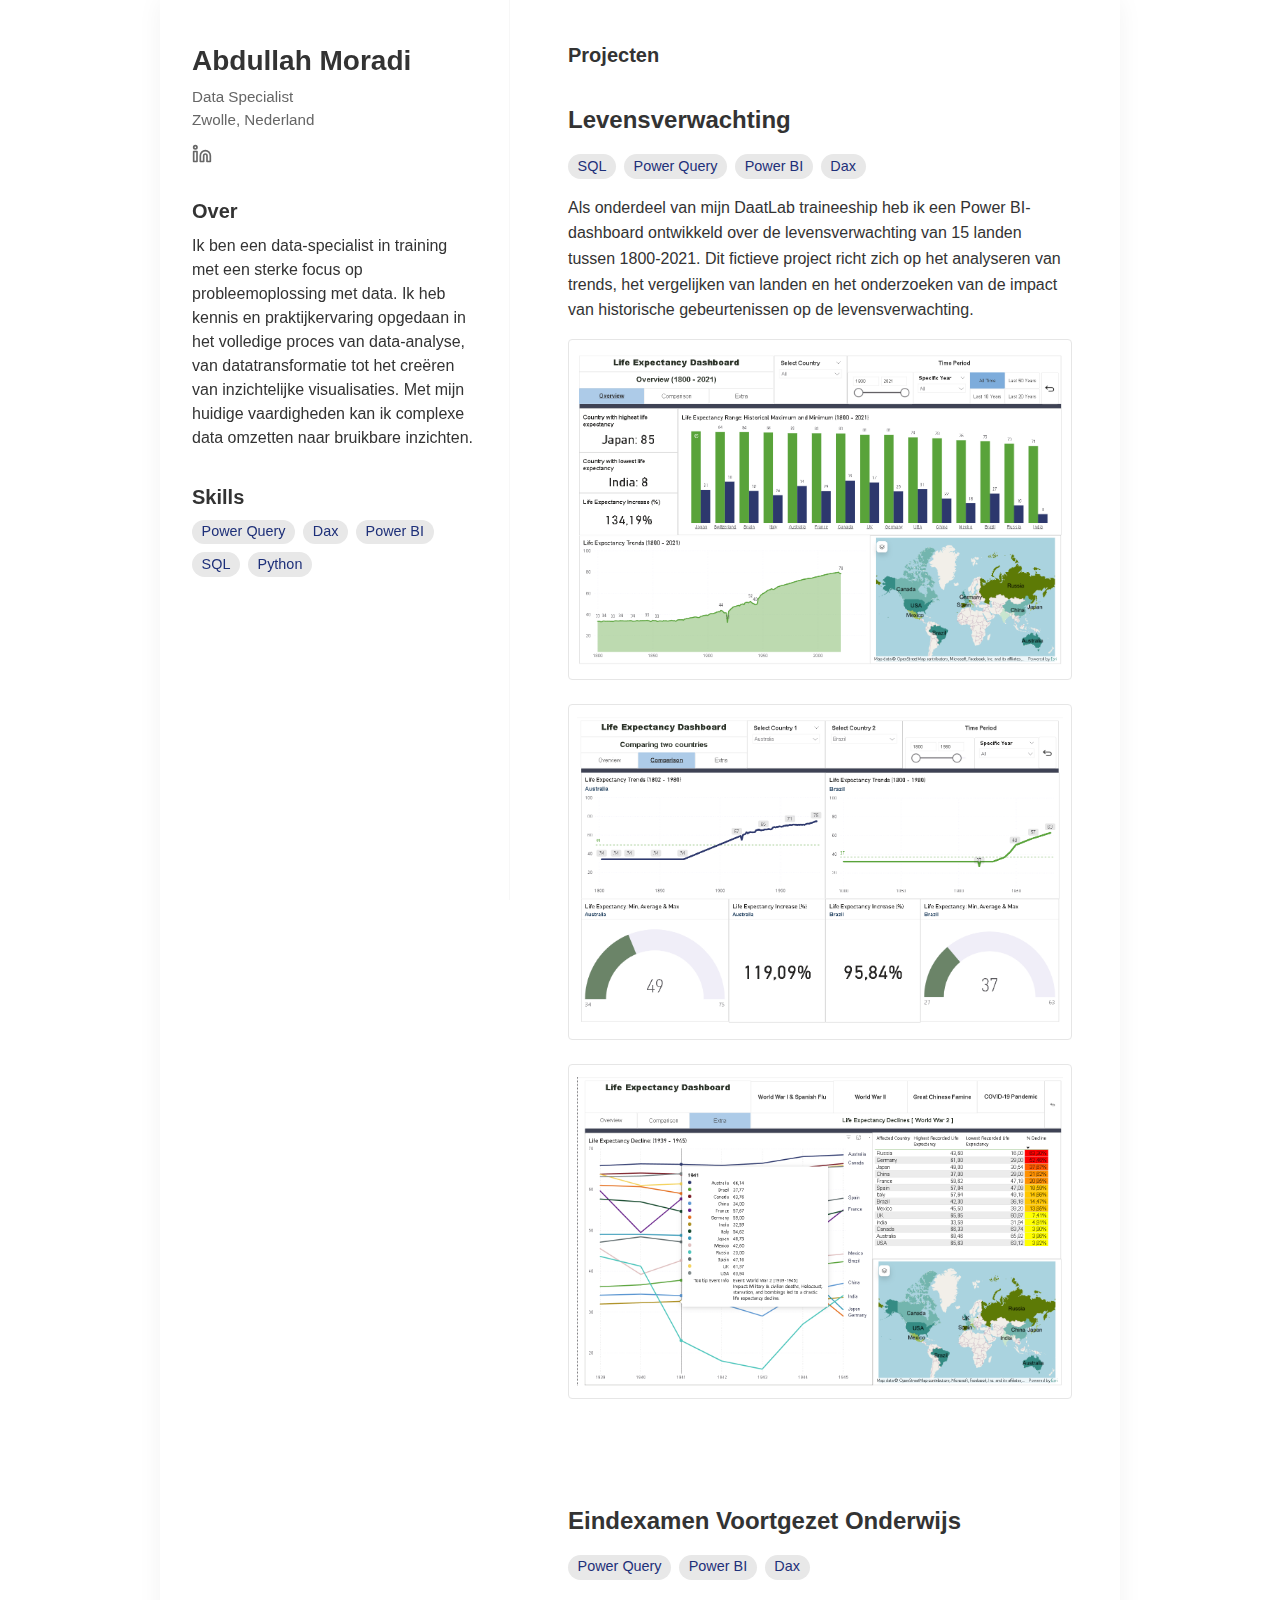
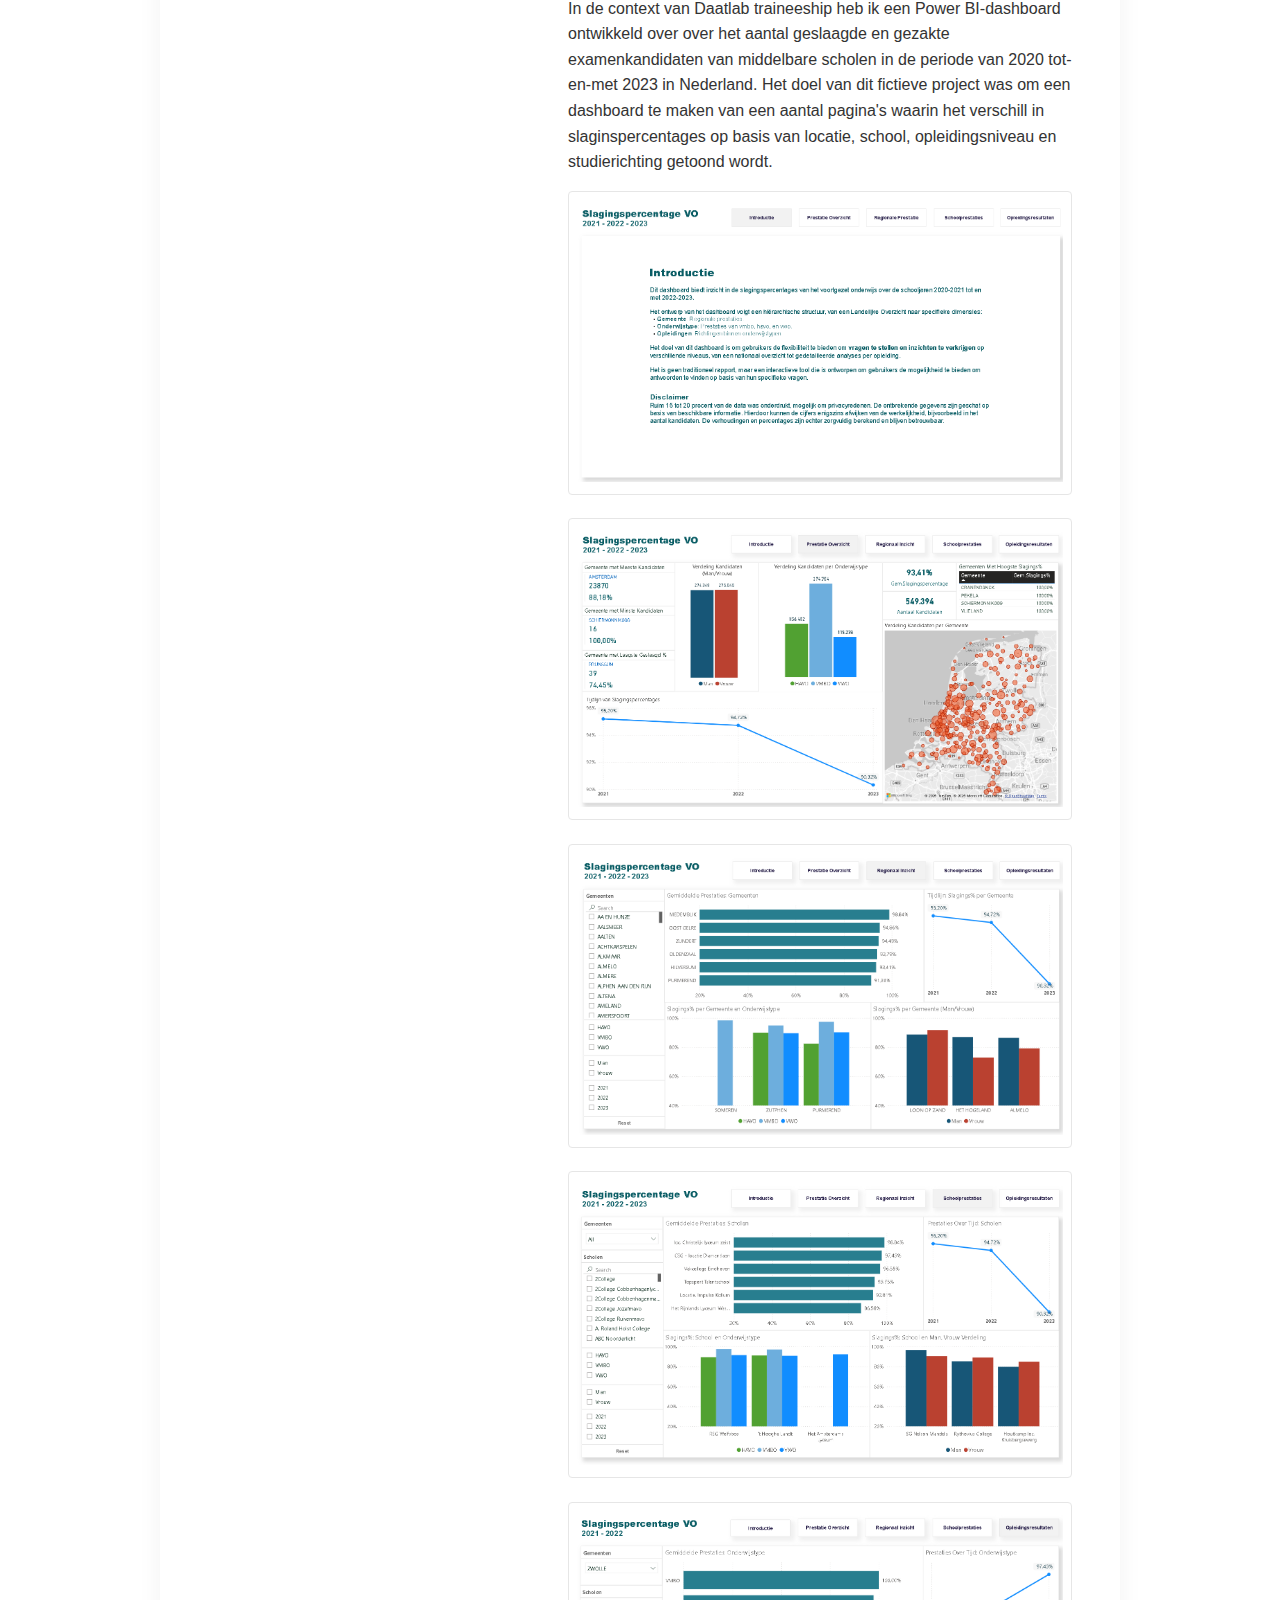
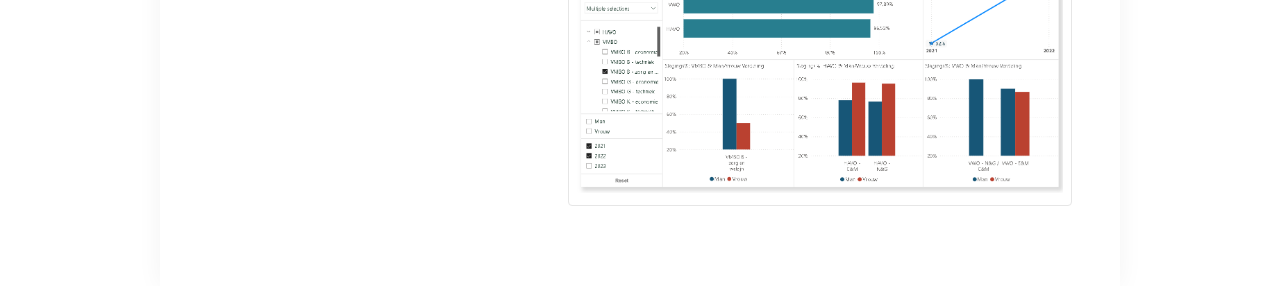
<file: index.html>
<!DOCTYPE html>
<html lang="en">
<head>
    <meta charset="UTF-8">
    <meta name="viewport" content="width=device-width, initial-scale=1.0">
    <title>Alexander Marks - Portfolio</title>
    <link href="https://fonts.googleapis.com/css2?family=Manrope:wght@400;500;600&display=swap" rel="stylesheet">
    <link rel="stylesheet" href="css/style.css">
    <link rel="stylesheet" href="https://cdnjs.cloudflare.com/ajax/libs/font-awesome/6.0.0/css/all.min.css">
</head>
<body>
    <div class="container">
        <div class="layout">
            <!-- Left Sidebar -->
            <aside class="sidebar">
                <header class="profile">
                    <h1>Abdullah Moradi</h1>
                    <p class="title">Data Specialist</p>
                    <p class="location">Zwolle, Nederland</p>
                    <div class="social-links">
                        <a href="https://www.linkedin.com/in/abdullahmoradi" class="social-link">
                            <svg xmlns="http://www.w3.org/2000/svg" width="20" height="20" viewBox="0 0 24 24" fill="none" stroke="currentColor" stroke-width="2" stroke-linecap="round" stroke-linejoin="round">
                                <path d="M16 8a6 6 0 0 1 6 6v7h-4v-7a2 2 0 0 0-2-2 2 2 0 0 0-2 2v7h-4v-7a6 6 0 0 1 6-6z"/>
                                <rect x="2" y="9" width="4" height="12"/>
                                <circle cx="4" cy="4" r="2"/>
                            </svg>
                        </a>
                    </div>
                </header>

                <section class="about">
                    <h2>Over</h2>
                    <p>
                        Ik ben een data-specialist in training met een sterke focus op probleemoplossing met data. 
                        Ik heb kennis en praktijkervaring opgedaan in het volledige proces van data-analyse, 
                        van datatransformatie tot het creëren van inzichtelijke visualisaties. 
                        Met mijn huidige vaardigheden kan ik complexe data omzetten naar bruikbare inzichten.
                    </p>
                </section>

                <section class="skills">
                    <h2>Skills</h2>
                    <ul class="skills-list">
                        <li>Power Query</li>
                        <li>Dax</li>
                        <li>Power BI</li>
                        <li>SQL</li>
                        <li>Python</li>
                    </ul>
                </section>
            </aside>

            <!-- Main Content -->
            <main class="content">
                <!-- Navigation bar - hidden by default, shown on scroll -->
                <nav class="project-nav" id="topNav">
                    <a href="#top" class="nav-link">↑ Back to Top</a>
                </nav>

                <h2 id="top">Projecten</h2>
                <div class="projects-list">
                    <!-- levensverwachting Project -->
                    <article class="project-section">
                        <h3>Levensverwachting</h3>
                        <div class="project-tags">
                            <span>SQL</span>
                            <span>Power Query</span>
                            <span>Power BI</span>
                            <span>Dax</span>
                        </div>
                        <div class="project-content">
                            <p class="project-description">
                                Als onderdeel van mijn DaatLab traineeship heb ik een Power BI-dashboard ontwikkeld over de levensverwachting van 15 landen tussen 1800-2021. 
                                Dit fictieve project richt zich op het analyseren van trends, 
                                het vergelijken van landen en het onderzoeken van de impact van historische gebeurtenissen op de levensverwachting.
                            </p>
                            <img src="assets/images/LV-1.png" alt="levensverwachting Project" class="project-image">
                            <img src="assets/images/LV-2.png" alt="levensverwachting Project" class="project-image">
                            <img src="assets/images/LV-3.png" alt="levensverwachting Project" class="project-image">
                        </div>
                    </article>

                    <!-- Eindexamen Voortgezet Onderwijs Project -->
                    <article class="project-section">
                        <h3>Eindexamen Voortgezet Onderwijs</h3>
                        <div class="project-tags">
                            <span>Power Query</span>
                            <span>Power BI</span>
                            <span>Dax</span>
                        </div>
                        <div class="project-content">
                            <p class="project-description">
                                In de context van Daatlab traineeship heb ik een Power BI-dashboard ontwikkeld 
                                over over het aantal geslaagde en gezakte examenkandidaten van middelbare scholen in de periode van 2020 tot-en-met 2023 in Nederland.
                                Het doel van dit fictieve project was om een dashboard te maken van een aantal pagina's waarin het verschill in slaginspercentages op basis van 
                                locatie, school, opleidingsniveau en studierichting getoond wordt.
                            </p>
                            <img src="assets/images/ExamVO-1.png" alt="Eindexamen Voortgezet Onderwijs Project" class="project-image">
                            <img src="assets/images/ExamVO-2.png" alt="Eindexamen Voortgezet Onderwijs Project" class="project-image">
                            <img src="assets/images/ExamVO-3.png" alt="Eindexamen Voortgezet Onderwijs Project" class="project-image">
                            <img src="assets/images/ExamVO-4.png" alt="Eindexamen Voortgezet Onderwijs Project" class="project-image">
                            <img src="assets/images/ExamVO-5.png" alt="Eindexamen Voortgezet Onderwijs Project" class="project-image">
                        </div>
                    </article>
                </div>
            </main>
        </div>
    </div>
    <script src="js/script.js"></script>
</body>
</html>
</file>
<file: css/style.css>
/* Reset and base styles */
* {
    margin: 0;
    padding: 0;
    box-sizing: border-box;
}

html {
    scroll-behavior: smooth;
}

body {
    font-family: Helvetica, -apple-system, BlinkMacSystemFont, "Segoe UI", Roboto, Arial, sans-serif;
    line-height: 1.5;
    background-color: white;
    color: #333;
}

/* Container for centering */
body {
    background-color: #ffffff;  /* Light gray background */
}

.container {
    width: 75%;
    margin: 0 auto;
    background-color: white;
    min-height: 100vh;
    box-shadow: rgba(0, 0, 0, 0.05) 0px 0px 24px;  /* Subtle shadow for floating effect */
}

/* Layout */
.layout {
    display: flex;
    min-height: 100vh;
}

/* Sidebar */
.sidebar {
    width: 350px;
    position: fixed;
/*    background-color: #f0f7ff;  /* Matching the screenshot's blue tint */
    height: 100vh;
    padding: 2.5rem 2rem;  /* Increased top padding to match main content */
    border-right: 1px solid rgb(247, 247, 247);
}

.profile h1 {
    font-size: 1.75rem;
    font-weight: 600;
    margin-bottom: 0.25rem;
}

.profile .title,
.profile .location {
    color: #666;
    font-size: 0.95rem;
}

.social-links {
    display: flex;
    gap: 0.75rem;
    margin-top: 0.75rem;
}

.social-link {
    color: #666;
    display: flex;
    align-items: center;
    transition: color 0.2s ease;
}

.social-link:hover {
    color: #333;
}

.about,
.skills {
    margin-top: 2rem;
}

.about h2,
.skills h2 {
    font-size: 1.25rem;
    font-weight: 600;
    margin-bottom: 0.5rem;
}

.skills-list {
    list-style: none;
    display: flex;
    flex-wrap: wrap;
    gap: 0.5rem;
}

.skills-list li {
    font-size: 0.9rem;
    background-color: #e8e8e8;
    color: #1e3079;
    padding: 0.1rem 0.6rem;
    border-radius: 0.8rem;
    display: inline-block;
}

/* Main Content */
.content {
    margin-left: 360px;
    padding: 2.5rem 3rem;  /* Added top padding to match sidebar */
    flex-grow: 1;
}

.content h2 {
    font-size: 1.25rem;
    font-weight: 600;
    margin-bottom: 2rem;  /* Increased bottom margin */
}

/* Navigation */
.project-nav {
    position: sticky;
    top: 0;
    background-color: white;
    padding: 1rem 0;
    border-bottom: 1px solid #eee;
    margin-bottom: 2rem;
    z-index: 100;
    display: none; /* Hidden by default, shown via JavaScript */
}

.nav-link {
    color: #0066cc;
    text-decoration: none;
    font-size: 0.95rem;
}

.nav-link:hover {
    text-decoration: underline;
}

/* Projects List */
.projects-list {
    display: flex;
    flex-direction: column;
    gap: 4rem;
}

.project-section {
    margin-bottom: 1rem;
}

.project-image {
    width: 100%;
    height: 100%;
    object-fit: cover;
    border-radius: 4px;
    margin-bottom: 1rem;
    border: 1px solid #e6e6e6;
    padding: 12px 8px;
}

.project-section h3 {
    font-size: 1.5rem;
    font-weight: 600;
    margin-bottom: 1rem;
}

.project-section h4 {
    font-size: 1.1rem;
    font-weight: 600;
    margin: 1.5rem 0 0.75rem 0;
}

.project-tags {
    display: flex;
    gap: 0.5rem;
    margin-bottom: 1rem;
}

.project-tags span {
    font-size: 0.9rem;
    background-color: #e8e8e8;
    color: #1e3079;
    padding: 0.1rem 0.6rem;
    border-radius: 0.8rem;
    display: inline-block;
}

.project-content {
    color: #333;
    line-height: 1.6;
}

.project-content p {
    margin-bottom: 1rem;
}

.project-content ul {
    margin: 1rem 0;
    padding-left: 1.5rem;
}

.project-content li {
    margin-bottom: 0.5rem;
}

/* Responsive Design */
@media (max-width: 1200px) {
    .container {
        width: 90%;
    }
}

@media (max-width: 768px) {
    .container {
        width: 100%;
        padding: 0 1rem;
    }

    .layout {
        flex-direction: column;
    }
    
    .sidebar {
        position: static;
        width: 100%;
        padding-right: 0;
        margin-bottom: 2rem;
        height: auto;
    }
    
    .content {
        margin-left: 0;
        padding-left: 0;
    }
}
</file>
